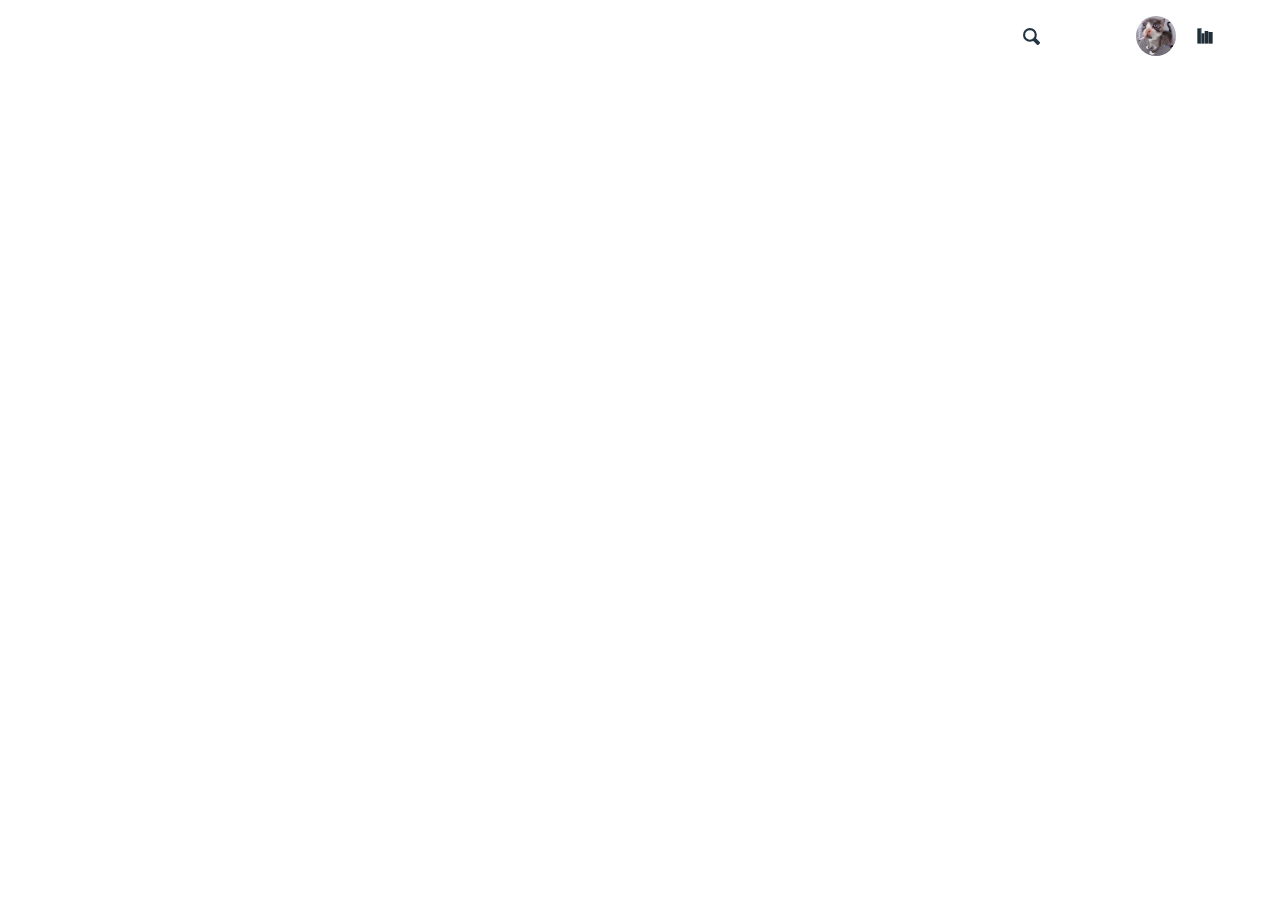
<file: index.html>
<!DOCTYPE html>
<html lang="en">

<head>
    <meta charset="UTF-8">
    <meta name="viewport" content="width=device-width, initial-scale=1.0">
    <title>Document</title>
    <link href="https://cdn.jsdelivr.net/npm/bootstrap@5.2.3/dist/css/bootstrap.min.css" rel="stylesheet"
        integrity="sha384-rbsA2VBKQhggwzxH7pPCaAqO46MgnOM80zW1RWuH61DGLwZJEdK2Kadq2F9CUG65" crossorigin="anonymous">
    <link href="styleComponentes.css" rel="stylesheet">
    <link href="style.css" rel="stylesheet">
</head>

<body class="conteudo">
    <!-- side nav -->
    <div class="sideNavTransition sideNav contFluid sideNavHide flex sideNavShow" id="sideNav"
        style="opacity: 1; width: 0;">
        <div class="sideNavClose">
            <span onclick="closeNav()">close</span>
        </div>
        <div class="contSection">

        </div>
    </div>
    <div class="contFluid mainContent" id="main">
        <!-- cabeçalho -->
        <div class="contFluid mainNav" id="mainNav">
            <div class="mainNavBackground" id="mainNavBg">
                <div class="contSection alignCenter">
                    <div class="size2 flex">
                        <div class="sideNavBtn">
                            <span onclick="openNav()">open</span>
                        </div>
                        <div class="logo">
                            logo
                        </div>
                    </div>
                    <div class="size8 flex justifyContEnd">
                        <div class="searchBarOut flex justifyContEnd">
                            <input class="searchBarIn" type="text">
                            <img class="searchSvg " src="media/svg/search.svg" />
                        </div>
                    </div>
                    <div class="size2" style="display: flex;">
                        <div class="acessoUser">
                            <span onlclick="openUserNav()">
                                <img class="acessoUserFoto" src="media/fotos/fotoPerfil.jpg">
                            </span>
                        </div>
                        <img class="svgBiblioteca" src="media/svg/biblioteca.svg">
                    </div>
                    <div class="size12 mainNavBorder">
                    </div>
                </div>
            </div>
        </div>
        <div class="contFluid">
            <!-- conteúdo -->
            <div class="contSection contMain">
                <div class="size2 pZero">
                    filtros
                </div>
                <div class="size7 pZero">
                    Some text to enable scrolling.. Lorem ipsum dolor sit amet, illum definitiones no quo, maluisset
                    concludaturque et eum, altera fabulas ut quo. Atqui causae gloriatur ius te, id agam omnis evertitur
                    eum.
                    Affert laboramus repudiandae nec et. Inciderint efficiantur his ad. Eum no molestiae voluptatibus.
                    Some text to enable scrolling.. Lorem ipsum dolor sit amet, illum definitiones no quo, maluisset
                    concludaturque et eum, altera fabulas ut quo. Atqui causae gloriatur ius te, id agam omnis evertitur
                    eum.
                    Affert laboramus repudiandae nec et. Inciderint efficiantur his ad. Eum no molestiae voluptatibus.
                    Some text to enable scrolling.. Lorem ipsum dolor sit amet, illum definitiones no quo, maluisset
                    concludaturque et eum, altera fabulas ut quo. Atqui causae gloriatur ius te, id agam omnis evertitur
                    eum.
                    Affert laboramus repudiandae nec et. Inciderint efficiantur his ad. Eum no molestiae voluptatibus.
                    Some text to enable scrolling.. Lorem ipsum dolor sit amet, illum definitiones no quo, maluisset
                    concludaturque et eum, altera fabulas ut quo. Atqui causae gloriatur ius te, id agam omnis evertitur
                    eum.
                    Affert laboramus repudiandae nec et. Inciderint efficiantur his ad. Eum no molestiae voluptatibus.
                    Some text to enable scrolling.. Lorem ipsum dolor sit amet, illum definitiones no quo, maluisset
                    concludaturque et eum, altera fabulas ut quo. Atqui causae gloriatur ius te, id agam omnis evertitur
                    eum.
                    Affert laboramus repudiandae nec et. Inciderint efficiantur his ad. Eum no molestiae voluptatibus.
                    Some text to enable scrolling.. Lorem ipsum dolor sit amet, illum definitiones no quo, maluisset
                    concludaturque et eum, altera fabulas ut quo. Atqui causae gloriatur ius te, id agam omnis evertitur
                    eum.
                    Affert laboramus repudiandae nec et. Inciderint efficiantur his ad. Eum no molestiae voluptatibus.
                    Some text to enable scrolling.. Lorem ipsum dolor sit amet, illum definitiones no quo, maluisset
                    concludaturque et eum, altera fabulas ut quo. Atqui causae gloriatur ius te, id agam omnis evertitur
                    eum.
                    Affert laboramus repudiandae nec et. Inciderint efficiantur his ad. Eum no molestiae voluptatibus.
                    Some text to enable scrolling.. Lorem ipsum dolor sit amet, illum definitiones no quo, maluisset
                    concludaturque et eum, altera fabulas ut quo. Atqui causae gloriatur ius te, id agam omnis evertitur
                    eum.
                    Affert laboramus repudiandae nec et. Inciderint efficiantur his ad. Eum no molestiae voluptatibus.
                    Some text to enable scrolling.. Lorem ipsum dolor sit amet, illum definitiones no quo, maluisset
                    concludaturque et eum, altera fabulas ut quo. Atqui causae gloriatur ius te, id agam omnis evertitur
                    eum.
                    Affert laboramus repudiandae nec et. Inciderint efficiantur his ad. Eum no molestiae voluptatibus.
                    Some text to enable scrolling.. Lorem ipsum dolor sit amet, illum definitiones no quo, maluisset
                    concludaturque et eum, altera fabulas ut quo. Atqui causae gloriatur ius te, id agam omnis evertitur
                    eum.
                    Affert laboramus repudiandae nec et. Inciderint efficiantur his ad. Eum no molestiae voluptatibus.
                    Some text to enable scrolling.. Lorem ipsum dolor sit amet, illum definitiones no quo, maluisset
                    concludaturque et eum, altera fabulas ut quo. Atqui causae gloriatur ius te, id agam omnis evertitur
                    eum.
                    Affert laboramus repudiandae nec et. Inciderint efficiantur his ad. Eum no molestiae voluptatibus.
                    Some text to enable scrolling.. Lorem ipsum dolor sit amet, illum definitiones no quo, maluisset
                    concludaturque et eum, altera fabulas ut quo. Atqui causae gloriatur ius te, id agam omnis evertitur
                    eum.
                    Affert laboramus repudiandae nec et. Inciderint efficiantur his ad. Eum no molestiae voluptatibus.
                    Some text to enable scrolling.. Lorem ipsum dolor sit amet, illum definitiones no quo, maluisset
                    concludaturque et eum, altera fabulas ut quo. Atqui causae gloriatur ius te, id agam omnis evertitur
                    eum.
                    Affert laboramus repudiandae nec et. Inciderint efficiantur his ad. Eum no molestiae voluptatibus.
                    Some text to enable scrolling.. Lorem ipsum dolor sit amet, illum definitiones no quo, maluisset
                    concludaturque et eum, altera fabulas ut quo. Atqui causae gloriatur ius te, id agam omnis evertitur
                    eum.
                    Affert laboramus repudiandae nec et. Inciderint efficiantur his ad. Eum no molestiae voluptatibus.
                    Some text to enable scrolling.. Lorem ipsum dolor sit amet, illum definitiones no quo, maluisset
                    concludaturque et eum, altera fabulas ut quo. Atqui causae gloriatur ius te, id agam omnis evertitur
                    eum.
                    Affert laboramus repudiandae nec et. Inciderint efficiantur his ad. Eum no molestiae voluptatibus.
                </div>
                <div class="size3 pZero">
                    outros
                </div>
            </div>
            <!-- rodapé -->
            <div class="contSection">
                rodapé
            </div>
        </div>
    </div>
    <script src="header.js"></script>
</body>

</html>
</file>
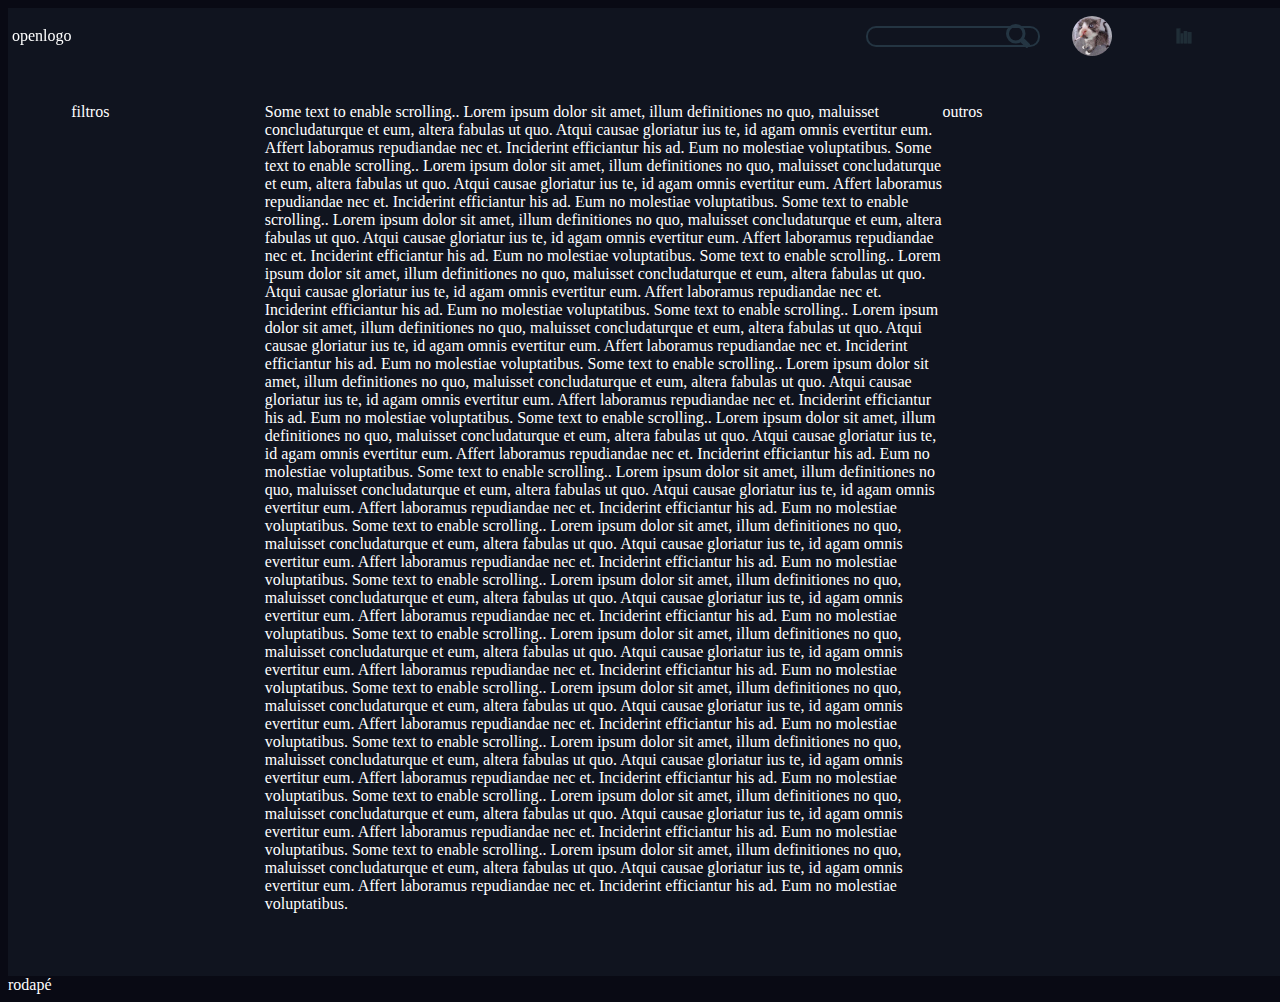
<file: Web/index.html>
<!DOCTYPE html>
<html lang="en">

<head>
    <meta charset="UTF-8">
    <meta name="viewport" content="width=device-width, initial-scale=1.0">
    <title>Document</title>
    <link href="https://cdn.jsdelivr.net/npm/bootstrap@5.2.3/dist/css/bootstrap.min.css" rel="stylesheet"
        integrity="sha384-rbsA2VBKQhggwzxH7pPCaAqO46MgnOM80zW1RWuH61DGLwZJEdK2Kadq2F9CUG65" crossorigin="anonymous">
    <link href="styleComponentes.css" rel="stylesheet">
    <link href="styleRecursos.css" rel="stylesheet">
    <link href="style.css" rel="stylesheet">
</head>

<body class="conteudo">
    <!-- side nav -->
    <div class="sideNavTransition sideNav contFluid sideNavHide flex sideNavShow" id="sideNav"
        style="opacity: 1; width: 0;">
        <div class="sideNavClose">
            <span onclick="closeNav()">close</span>
        </div>
        <div class="contSection">

        </div>
    </div>
    <div class="contFluid mainContent" id="main">
        <!-- cabeçalho -->
        <div class="contFluid mainNav" id="mainNav">
            <div class="mainNavBackground" id="mainNavBg">
                <div class="contSection alignCenter">
                    <div class="size2 flex">
                        <div class="sideNavBtn">
                            <span onclick="openNav()">open</span>
                        </div>
                        <div class="logo">
                            logo
                        </div>
                    </div>



                    <!--<div class="size8 flex justifyContEnd">
                        <div class="searchBarOut flex justifyContEnd">
                            <input class="searchBarIn" type="text">
                            <img class="searchSvg " src="media/svg/search.svg" />
                        </div>
                    </div>!-->


                    <div class="size8 flex justifyContEnd">
                        <div class="searchBarOut">
                            <input type="text" class="searchBarIn">
                            <a href="#" class="flex" style="position: absolute;">
                                <img src="media/svg/search.svg" class="svgSearch" alt="lupa de pesquisa">
                            </a>
                        </div>
                    </div>
                    <div class="size2 flex" style="display: flex;">
                        <div class="acessoUser">
                            <span onlclick="openUserNav()">
                                <img class="acessoUserFoto" src="media/fotos/fotoPerfil.jpg">
                            </span>
                        </div>
                        <img class="svgBiblioteca" src="media/svg/biblioteca.svg">
                    </div>
                    <div class="size12 mainNavBorder">
                    </div>
                </div>
            </div>
        </div>
        <div class="contFluid">
            <!-- conteúdo -->
            <div class="contSection contMain">
                <div class="size2 pZero">
                    filtros
                </div>
                <div class="size7 pZero">
                    Some text to enable scrolling.. Lorem ipsum dolor sit amet, illum definitiones no quo, maluisset
                    concludaturque et eum, altera fabulas ut quo. Atqui causae gloriatur ius te, id agam omnis evertitur
                    eum.
                    Affert laboramus repudiandae nec et. Inciderint efficiantur his ad. Eum no molestiae voluptatibus.
                    Some text to enable scrolling.. Lorem ipsum dolor sit amet, illum definitiones no quo, maluisset
                    concludaturque et eum, altera fabulas ut quo. Atqui causae gloriatur ius te, id agam omnis evertitur
                    eum.
                    Affert laboramus repudiandae nec et. Inciderint efficiantur his ad. Eum no molestiae voluptatibus.
                    Some text to enable scrolling.. Lorem ipsum dolor sit amet, illum definitiones no quo, maluisset
                    concludaturque et eum, altera fabulas ut quo. Atqui causae gloriatur ius te, id agam omnis evertitur
                    eum.
                    Affert laboramus repudiandae nec et. Inciderint efficiantur his ad. Eum no molestiae voluptatibus.
                    Some text to enable scrolling.. Lorem ipsum dolor sit amet, illum definitiones no quo, maluisset
                    concludaturque et eum, altera fabulas ut quo. Atqui causae gloriatur ius te, id agam omnis evertitur
                    eum.
                    Affert laboramus repudiandae nec et. Inciderint efficiantur his ad. Eum no molestiae voluptatibus.
                    Some text to enable scrolling.. Lorem ipsum dolor sit amet, illum definitiones no quo, maluisset
                    concludaturque et eum, altera fabulas ut quo. Atqui causae gloriatur ius te, id agam omnis evertitur
                    eum.
                    Affert laboramus repudiandae nec et. Inciderint efficiantur his ad. Eum no molestiae voluptatibus.
                    Some text to enable scrolling.. Lorem ipsum dolor sit amet, illum definitiones no quo, maluisset
                    concludaturque et eum, altera fabulas ut quo. Atqui causae gloriatur ius te, id agam omnis evertitur
                    eum.
                    Affert laboramus repudiandae nec et. Inciderint efficiantur his ad. Eum no molestiae voluptatibus.
                    Some text to enable scrolling.. Lorem ipsum dolor sit amet, illum definitiones no quo, maluisset
                    concludaturque et eum, altera fabulas ut quo. Atqui causae gloriatur ius te, id agam omnis evertitur
                    eum.
                    Affert laboramus repudiandae nec et. Inciderint efficiantur his ad. Eum no molestiae voluptatibus.
                    Some text to enable scrolling.. Lorem ipsum dolor sit amet, illum definitiones no quo, maluisset
                    concludaturque et eum, altera fabulas ut quo. Atqui causae gloriatur ius te, id agam omnis evertitur
                    eum.
                    Affert laboramus repudiandae nec et. Inciderint efficiantur his ad. Eum no molestiae voluptatibus.
                    Some text to enable scrolling.. Lorem ipsum dolor sit amet, illum definitiones no quo, maluisset
                    concludaturque et eum, altera fabulas ut quo. Atqui causae gloriatur ius te, id agam omnis evertitur
                    eum.
                    Affert laboramus repudiandae nec et. Inciderint efficiantur his ad. Eum no molestiae voluptatibus.
                    Some text to enable scrolling.. Lorem ipsum dolor sit amet, illum definitiones no quo, maluisset
                    concludaturque et eum, altera fabulas ut quo. Atqui causae gloriatur ius te, id agam omnis evertitur
                    eum.
                    Affert laboramus repudiandae nec et. Inciderint efficiantur his ad. Eum no molestiae voluptatibus.
                    Some text to enable scrolling.. Lorem ipsum dolor sit amet, illum definitiones no quo, maluisset
                    concludaturque et eum, altera fabulas ut quo. Atqui causae gloriatur ius te, id agam omnis evertitur
                    eum.
                    Affert laboramus repudiandae nec et. Inciderint efficiantur his ad. Eum no molestiae voluptatibus.
                    Some text to enable scrolling.. Lorem ipsum dolor sit amet, illum definitiones no quo, maluisset
                    concludaturque et eum, altera fabulas ut quo. Atqui causae gloriatur ius te, id agam omnis evertitur
                    eum.
                    Affert laboramus repudiandae nec et. Inciderint efficiantur his ad. Eum no molestiae voluptatibus.
                    Some text to enable scrolling.. Lorem ipsum dolor sit amet, illum definitiones no quo, maluisset
                    concludaturque et eum, altera fabulas ut quo. Atqui causae gloriatur ius te, id agam omnis evertitur
                    eum.
                    Affert laboramus repudiandae nec et. Inciderint efficiantur his ad. Eum no molestiae voluptatibus.
                    Some text to enable scrolling.. Lorem ipsum dolor sit amet, illum definitiones no quo, maluisset
                    concludaturque et eum, altera fabulas ut quo. Atqui causae gloriatur ius te, id agam omnis evertitur
                    eum.
                    Affert laboramus repudiandae nec et. Inciderint efficiantur his ad. Eum no molestiae voluptatibus.
                    Some text to enable scrolling.. Lorem ipsum dolor sit amet, illum definitiones no quo, maluisset
                    concludaturque et eum, altera fabulas ut quo. Atqui causae gloriatur ius te, id agam omnis evertitur
                    eum.
                    Affert laboramus repudiandae nec et. Inciderint efficiantur his ad. Eum no molestiae voluptatibus.
                </div>
                <div class="size3 pZero">
                    outros
                </div>
            </div>
            <!-- rodapé -->
            <div class="contSection">
                rodapé
            </div>
        </div>
    </div>
    <script src="header.js"></script>
</body>

</html>
</file>
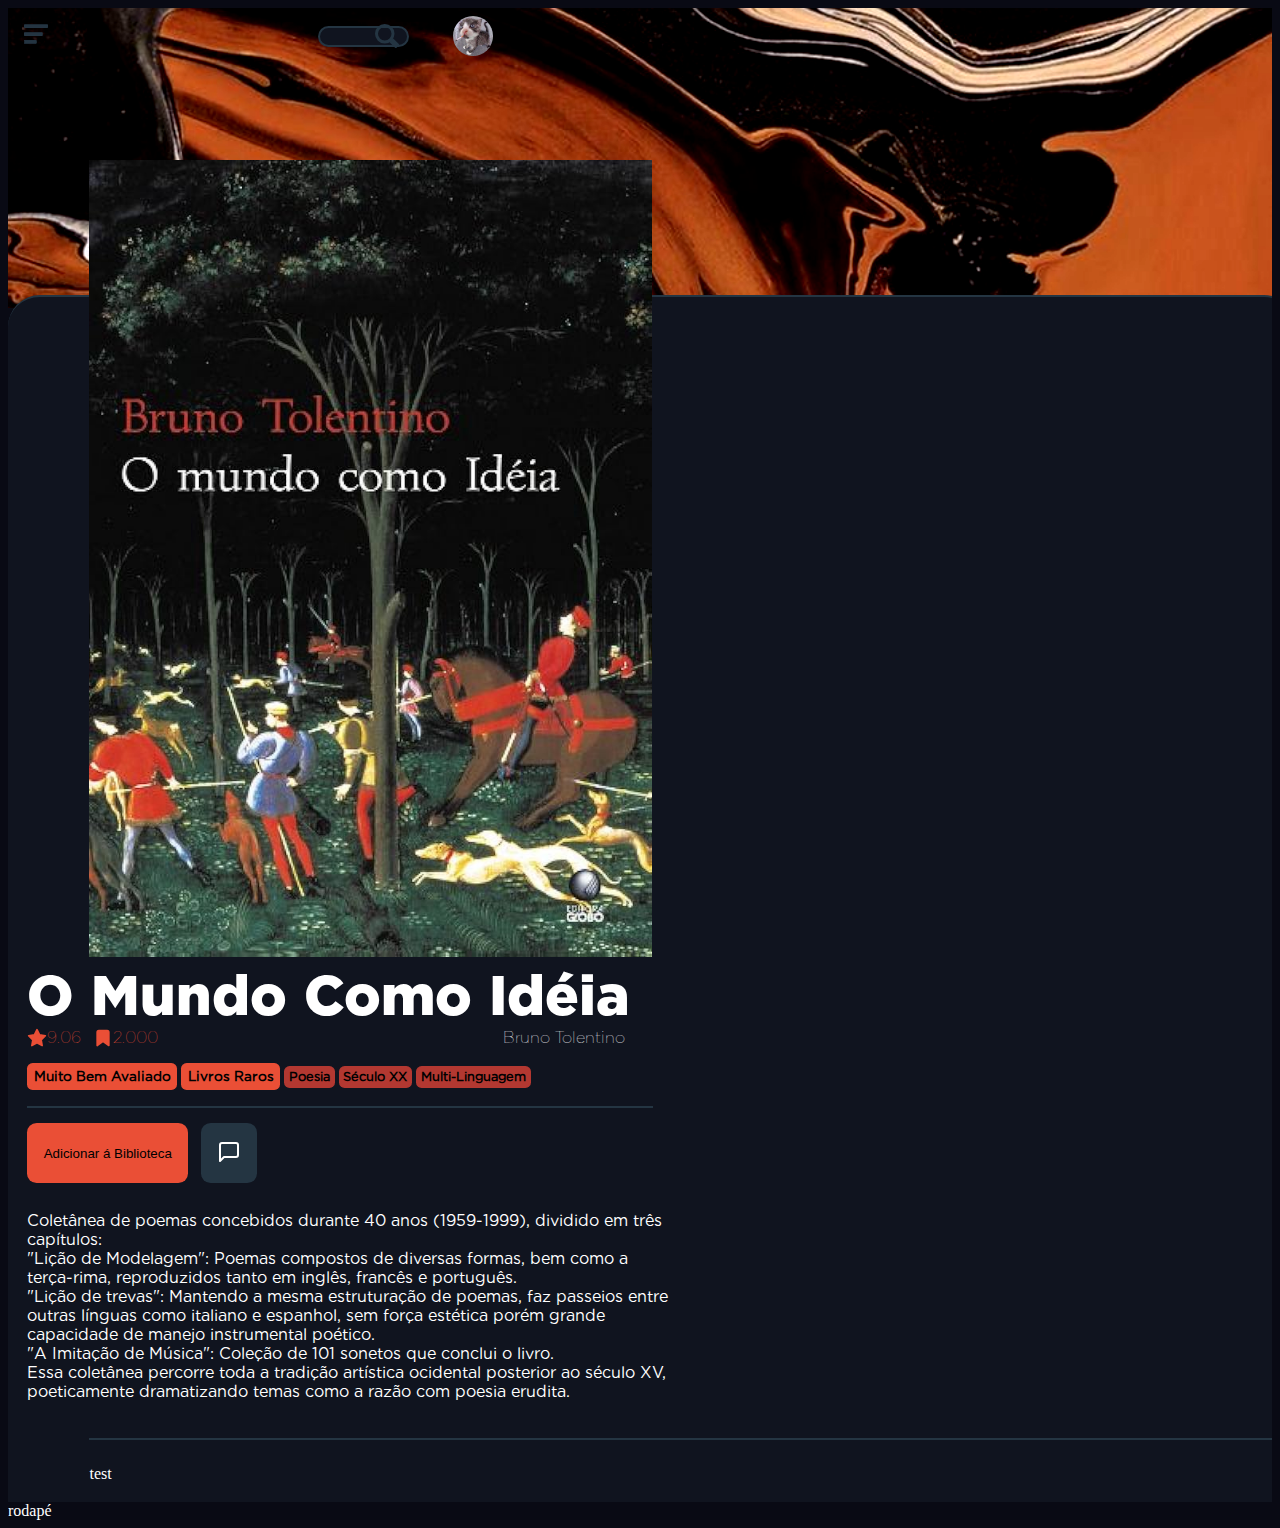
<file: pag2.html>
<!DOCTYPE html>
<html lang="en">

<head>
    <meta charset="UTF-8">
    <meta name="viewport" content="width=device-width, initial-scale=1.0">
    <title>Document</title>
    <link href="https://cdn.jsdelivr.net/npm/bootstrap@5.2.3/dist/css/bootstrap.min.css" rel="stylesheet"
        integrity="sha384-rbsA2VBKQhggwzxH7pPCaAqO46MgnOM80zW1RWuH61DGLwZJEdK2Kadq2F9CUG65" crossorigin="anonymous">
    <link href="styleRecursos.css" rel="stylesheet">
    <link href="styleComponentes.css" rel="stylesheet">
    <link href="style.css" rel="stylesheet">
</head>

<body class="conteudo">
    <!-- side nav -->
    <div class="sideNavTransition sideNav contFluid sideNavHide flex sideNavShow" id="sideNav"
        style="opacity: 1; width: 0;">
        <div class="sideNavClose">
            <span onclick="closeNav()">
                <svg data-v-4c681a64="" data-v-a31e942f="" xmlns="http://www.w3.org/2000/svg" width="24" height="24"
                    fill="none" viewBox="0 0 24 24" class="svgSideNavClose">
                    <path stroke="currentColor" stroke-linecap="round" stroke-linejoin="round" stroke-width="2"
                        d="M18 6 6 18M6 6l12 12"></path>
                </svg>
            </span>
        </div>
        <div class="contSection">

        </div>
    </div>
    <div class="contFluid mainContent overflowHide" id="main">

        <!-- cabeçalho -->
        <div class="contFluid mainNav" id="mainNav">
            <div class="mainNavBackground" id="mainNavBg">
                <div class="contSection alignCenter">
                    <div class="size2 flex">
                        <div class="sideNavBtn">
                            <span onclick="openNav()">
                                <img class="svgMenu" src="media/svg/menu.svg" />
                            </span>
                        </div>
                        <div class="logo">
                        </div>
                    </div>
                    <div class="col-9 flex justifyContEnd">
                        <div class="searchBarOut flex justifyContEnd">
                            <input class="searchBarIn" type="text">
                            <img class="svgSearch " src="media/svg/search.svg" />
                        </div>
                    </div>
                    <div class="size1">
                        <div class="acessoUser">
                            <span onlclick="openUserNav()">
                                <img class="acessoUserFoto" src="media/fotos/fotoPerfil.jpg">
                            </span>
                        </div>
                    </div>
                </div>
            </div>
        </div>
        <div class="contBackground overflowHide">
        </div>
        <!-- conteúdo -->
        <div class="contFluid">
            <div class="contSection">
            </div>
            <div class="contMain contSection">
                <div class="size6 pZero">
                    <img class="livroCapa" src="media/capas/capa.jpg">
                </div>
                <div class="size6 livroInfoMain">
                    <div class="contSection livroTituloSection">
                        <div class="size12 livroTitulo">
                            O Mundo Como Idéia
                        </div>
                        <div class="livroUserInfo">
                            <div class="livroAvaliacaoSection">
                                <svg data-v-4c681a64="" xmlns="http://www.w3.org/2000/svg" stroke="currentColor"
                                    stroke-linecap="round" stroke-linejoin="round" stroke-width="2" class="svgAvaliacao"
                                    viewBox="0 0 24 24">
                                    <path
                                        d="m12 2 3.09 6.26L22 9.27l-5 4.87 1.18 6.88L12 17.77l-6.18 3.25L7 14.14 2 9.27l6.91-1.01z">
                                    </path>
                                </svg>
                                9.06
                            </div>
                            <div class="livroAvaliacaoSection">
                                <svg data-v-4c681a64="" xmlns="http://www.w3.org/2000/svg" viewBox="0 0 24 24"
                                    class="svgAvaliacao">
                                    <path stroke="currentColor" stroke-linecap="round" stroke-linejoin="round"
                                        stroke-width="2" d="m19 21-7-5-7 5V5a2 2 0 0 1 2-2h10a2 2 0 0 1 2 2z"></path>
                                </svg>
                                2.000
                            </div>
                        </div>
                        <div class="livroAutor">
                            Bruno Tolentino
                        </div>
                    </div>
                    <div class="contSection borderBottom">
                        <div class="size12 livroRowCategorias">
                            <div class="badgeCategoriaExtra">Muito Bem Avaliado</div>
                            <div class="badgeCategoriaExtra">Livros Raros</div>
                            <div class="badgeCategoria">Poesia</div>
                            <div class="badgeCategoria">Século XX</div>
                            <div class="badgeCategoria">Multi-Linguagem</div>
                        </div>
                    </div>
                    <div class="contSection livroBtnRow">
                        <button class="livroBtn">
                            Adicionar á Biblioteca
                        </button>
                        <button class="livroBtn2">
                            <svg data-v-4c681a64="" data-v-a7c5fe37="" xmlns="http://www.w3.org/2000/svg" width="24"
                                height="24" fill="none" viewBox="0 0 24 24" class="svgLivroBtn">
                                <path stroke="currentColor" stroke-linecap="round" stroke-linejoin="round"
                                    stroke-width="2" d="M21 15a2 2 0 0 1-2 2H7l-4 4V5a2 2 0 0 1 2-2h14a2 2 0 0 1 2 2z">
                                </path>
                            </svg>
                        </button>
                    </div>
                    <div class="contSection livroDesc">
                        Coletânea de poemas concebidos durante 40 anos (1959-1999), dividido em três capítulos: <br>
                        "Lição de Modelagem": Poemas compostos de diversas formas, bem como a terça-rima, reproduzidos
                        tanto em inglês, francês e português. <br>
                        "Lição de trevas": Mantendo a mesma estruturação de poemas, faz passeios entre outras línguas
                        como italiano e espanhol, sem força estética porém grande capacidade de manejo instrumental
                        poético. <br>
                        "A Imitação de Música": Coleção de 101 sonetos que conclui o livro. <br>
                        Essa coletânea percorre toda a tradição artística ocidental posterior ao século XV, poeticamente
                        dramatizando temas como a razão com poesia erudita.
                    </div>
                </div>
                <div class="size12 livroContent">
                    test
                </div>
            </div>

            <!-- rodapé -->
            <div class="contSection">
                rodapé
            </div>
        </div>
    </div>
    <script src="header.js"></script>
</body>

</html>
</file>
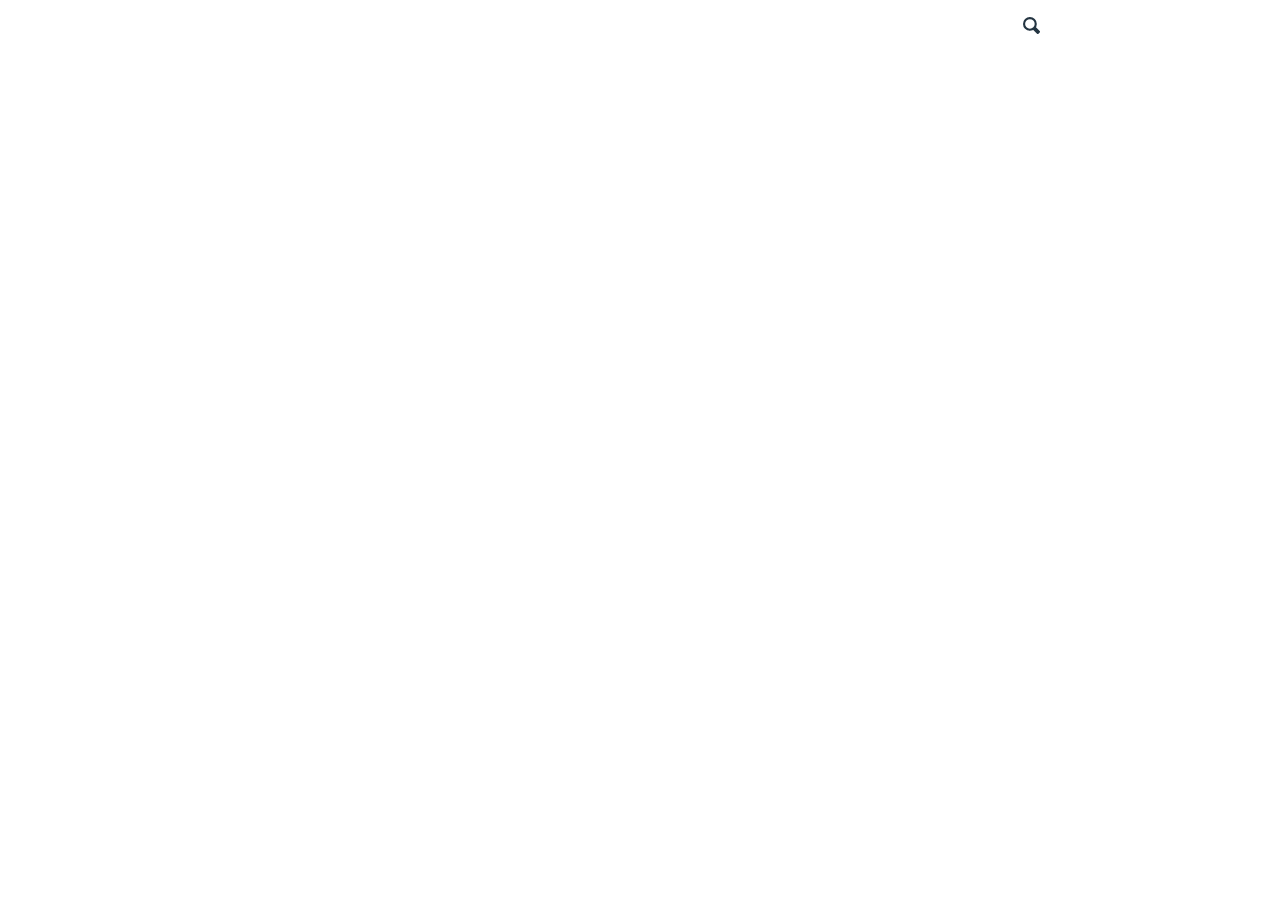
<file: search.html>
<!DOCTYPE html>
<html lang="en">

<head>
    <meta charset="UTF-8">
    <meta name="viewport" content="width=device-width, initial-scale=1.0">
    <title>Document</title>
    <link href="https://cdn.jsdelivr.net/npm/bootstrap@5.2.3/dist/css/bootstrap.min.css" rel="stylesheet"
        integrity="sha384-rbsA2VBKQhggwzxH7pPCaAqO46MgnOM80zW1RWuH61DGLwZJEdK2Kadq2F9CUG65" crossorigin="anonymous">
    <link href="styleComponentes.css" rel="stylesheet">
    <link href="style.css" rel="stylesheet">
</head>

<body class="conteudo">
    <!-- side nav -->
    <div class="sideNavTransition sideNav contFluid sideNavHide flex sideNavShow" id="sideNav"
        style="opacity: 1; width: 0;">
        <div class="sideNavClose">
            <span onclick="closeNav()">close</span>
        </div>
        <div class="contSection">

        </div>
    </div>
    <div class="contFluid mainContent" id="main">
        <!-- cabeçalho -->
        <div class="contFluid mainNav" id="mainNav">
            <div class="mainNavBackground" id="mainNavBg">
                <div class="contSection alignCenter">
                    <div class="size2 flex">
                        <div class="sideNavBtn">
                            <span onclick="openNav()">open</span>
                        </div>
                        <div class="logo">
                            logo
                        </div>
                    </div>
                    <div class="size8 flex justifyContEnd">
                        <div class="searchBarOut flex justifyContEnd">
                            <input class="searchBarIn" type="text">
                            <img class="searchSvg " src="media/svg/search.svg" />
                        </div>
                    </div>
                    <div class="size2">
                        acesso
                    </div>
                    <div class="size12 mainNavBorder">
                    </div>
                </div>
            </div>
        </div>
        <div class="contFluid">
            <!-- conteúdo -->
            <div class="contSection contMain">
                <div class="size2 pZero">
                    filtros
                </div>
                <div class="size7 pZero">
                    Some text to enable scrolling.. Lorem ipsum dolor sit amet, illum definitiones no quo, maluisset
                    concludaturque et eum, altera fabulas ut quo. Atqui causae gloriatur ius te, id agam omnis evertitur
                    eum.
                    Affert laboramus repudiandae nec et. Inciderint efficiantur his ad. Eum no molestiae voluptatibus.
                    Some text to enable scrolling.. Lorem ipsum dolor sit amet, illum definitiones no quo, maluisset
                    concludaturque et eum, altera fabulas ut quo. Atqui causae gloriatur ius te, id agam omnis evertitur
                    eum.
                    Affert laboramus repudiandae nec et. Inciderint efficiantur his ad. Eum no molestiae voluptatibus.
                    Some text to enable scrolling.. Lorem ipsum dolor sit amet, illum definitiones no quo, maluisset
                    concludaturque et eum, altera fabulas ut quo. Atqui causae gloriatur ius te, id agam omnis evertitur
                    eum.
                    Affert laboramus repudiandae nec et. Inciderint efficiantur his ad. Eum no molestiae voluptatibus.
                    Some text to enable scrolling.. Lorem ipsum dolor sit amet, illum definitiones no quo, maluisset
                    concludaturque et eum, altera fabulas ut quo. Atqui causae gloriatur ius te, id agam omnis evertitur
                    eum.
                    Affert laboramus repudiandae nec et. Inciderint efficiantur his ad. Eum no molestiae voluptatibus.
                    Some text to enable scrolling.. Lorem ipsum dolor sit amet, illum definitiones no quo, maluisset
                    concludaturque et eum, altera fabulas ut quo. Atqui causae gloriatur ius te, id agam omnis evertitur
                    eum.
                    Affert laboramus repudiandae nec et. Inciderint efficiantur his ad. Eum no molestiae voluptatibus.
                    Some text to enable scrolling.. Lorem ipsum dolor sit amet, illum definitiones no quo, maluisset
                    concludaturque et eum, altera fabulas ut quo. Atqui causae gloriatur ius te, id agam omnis evertitur
                    eum.
                    Affert laboramus repudiandae nec et. Inciderint efficiantur his ad. Eum no molestiae voluptatibus.
                    Some text to enable scrolling.. Lorem ipsum dolor sit amet, illum definitiones no quo, maluisset
                    concludaturque et eum, altera fabulas ut quo. Atqui causae gloriatur ius te, id agam omnis evertitur
                    eum.
                    Affert laboramus repudiandae nec et. Inciderint efficiantur his ad. Eum no molestiae voluptatibus.
                    Some text to enable scrolling.. Lorem ipsum dolor sit amet, illum definitiones no quo, maluisset
                    concludaturque et eum, altera fabulas ut quo. Atqui causae gloriatur ius te, id agam omnis evertitur
                    eum.
                    Affert laboramus repudiandae nec et. Inciderint efficiantur his ad. Eum no molestiae voluptatibus.
                    Some text to enable scrolling.. Lorem ipsum dolor sit amet, illum definitiones no quo, maluisset
                    concludaturque et eum, altera fabulas ut quo. Atqui causae gloriatur ius te, id agam omnis evertitur
                    eum.
                    Affert laboramus repudiandae nec et. Inciderint efficiantur his ad. Eum no molestiae voluptatibus.
                    Some text to enable scrolling.. Lorem ipsum dolor sit amet, illum definitiones no quo, maluisset
                    concludaturque et eum, altera fabulas ut quo. Atqui causae gloriatur ius te, id agam omnis evertitur
                    eum.
                    Affert laboramus repudiandae nec et. Inciderint efficiantur his ad. Eum no molestiae voluptatibus.
                    Some text to enable scrolling.. Lorem ipsum dolor sit amet, illum definitiones no quo, maluisset
                    concludaturque et eum, altera fabulas ut quo. Atqui causae gloriatur ius te, id agam omnis evertitur
                    eum.
                    Affert laboramus repudiandae nec et. Inciderint efficiantur his ad. Eum no molestiae voluptatibus.
                    Some text to enable scrolling.. Lorem ipsum dolor sit amet, illum definitiones no quo, maluisset
                    concludaturque et eum, altera fabulas ut quo. Atqui causae gloriatur ius te, id agam omnis evertitur
                    eum.
                    Affert laboramus repudiandae nec et. Inciderint efficiantur his ad. Eum no molestiae voluptatibus.
                    Some text to enable scrolling.. Lorem ipsum dolor sit amet, illum definitiones no quo, maluisset
                    concludaturque et eum, altera fabulas ut quo. Atqui causae gloriatur ius te, id agam omnis evertitur
                    eum.
                    Affert laboramus repudiandae nec et. Inciderint efficiantur his ad. Eum no molestiae voluptatibus.
                    Some text to enable scrolling.. Lorem ipsum dolor sit amet, illum definitiones no quo, maluisset
                    concludaturque et eum, altera fabulas ut quo. Atqui causae gloriatur ius te, id agam omnis evertitur
                    eum.
                    Affert laboramus repudiandae nec et. Inciderint efficiantur his ad. Eum no molestiae voluptatibus.
                    Some text to enable scrolling.. Lorem ipsum dolor sit amet, illum definitiones no quo, maluisset
                    concludaturque et eum, altera fabulas ut quo. Atqui causae gloriatur ius te, id agam omnis evertitur
                    eum.
                    Affert laboramus repudiandae nec et. Inciderint efficiantur his ad. Eum no molestiae voluptatibus.
                </div>
                <div class="size3 pZero">
                    outros
                </div>
            </div>
            <!-- rodapé -->
            <div class="contSection">
                rodapé
            </div>
        </div>
    </div>
    <script src="header.js"></script>
</body>

</html>
</file>
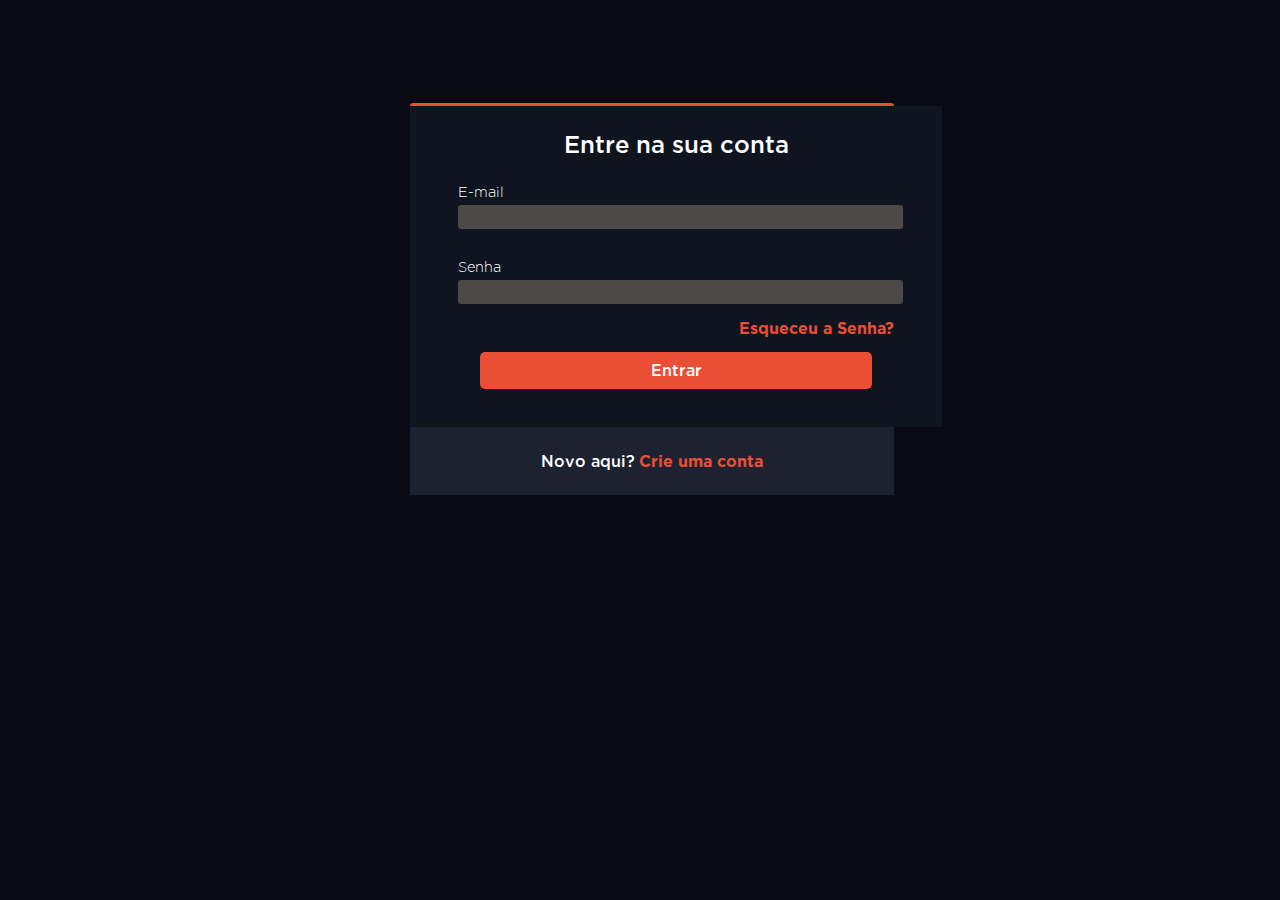
<file: Web/login.html>
<!DOCTYPE html>
<html lang="en">

<head>
    <meta charset="UTF-8">
    <meta name="viewport" content="width=device-width, initial-scale=1.0">
    <title>Document</title>
    <link href="https://cdn.jsdelivr.net/npm/bootstrap@5.2.3/dist/css/bootstrap.min.css" rel="stylesheet"
        integrity="sha384-rbsA2VBKQhggwzxH7pPCaAqO46MgnOM80zW1RWuH61DGLwZJEdK2Kadq2F9CUG65" crossorigin="anonymous">
    <link href="styleRecursos.css" rel="stylesheet">
    <link href="styleComponentes.css" rel="stylesheet">
    <link href="style.css" rel="stylesheet">
</head>

<body class="conteudo">
    <!-- side nav -->
    <div class="sideNavTransition sideNav contFluid sideNavHide flex sideNavShow" id="sideNav"
        style="opacity: 1; width: 0;">
        <div class="sideNavClose">
            <span onclick="closeNav()">
                <svg data-v-4c681a64="" data-v-a31e942f="" xmlns="http://www.w3.org/2000/svg" width="24" height="24"
                    fill="none" viewBox="0 0 24 24" class="svgSideNavClose">
                    <path stroke="currentColor" stroke-linecap="round" stroke-linejoin="round" stroke-width="2"
                        d="M18 6 6 18M6 6l12 12"></path>
                </svg>
            </span>
        </div>
        <div class="contSection">

        </div>
    </div>
    <div class="contFluid mainContent overflowHide" id="main">
        <!-- conteúdo -->
        <div class="contFluid">
            <div class="contSection contMain" style="background: none ;justify-content: center;">
                <div class="size5 loginSectionBorder">
                    <div class="size12 loginSection grid">
                        <div class="loginTitle justifySlfCent">
                            Entre na sua conta
                        </div>
                        <div class="loginInputSection flexColumn">
                            <label for="email">E-mail</label>
                            <input type="text" class="loginInputBox">
                        </div>
                        <div class="loginInputSection flexColumn">
                            <label for="senha">Senha</label>
                            <input type="text" class="loginInputBox">
                        </div>
                        <div class="loginSenhaResetSection">
                            <a href="#" class="loginLink">
                                Esqueceu a Senha?
                            </a>
                        </div>
                        <div class="loginBtnSection">
                            <a href="#">
                                <div class="loginBtn flex">
                                    Entrar
                                </div>
                            </a>
                        </div>
                    </div>
                    <div class="loginCadSection">
                        Novo aqui? <a class="loginLink" href="#">Crie uma conta</a>
                    </div>
                </div>
            </div>
        </div>
    </div>
    </div>
    <script src="header.js"></script>
</body>

</html>
</file>
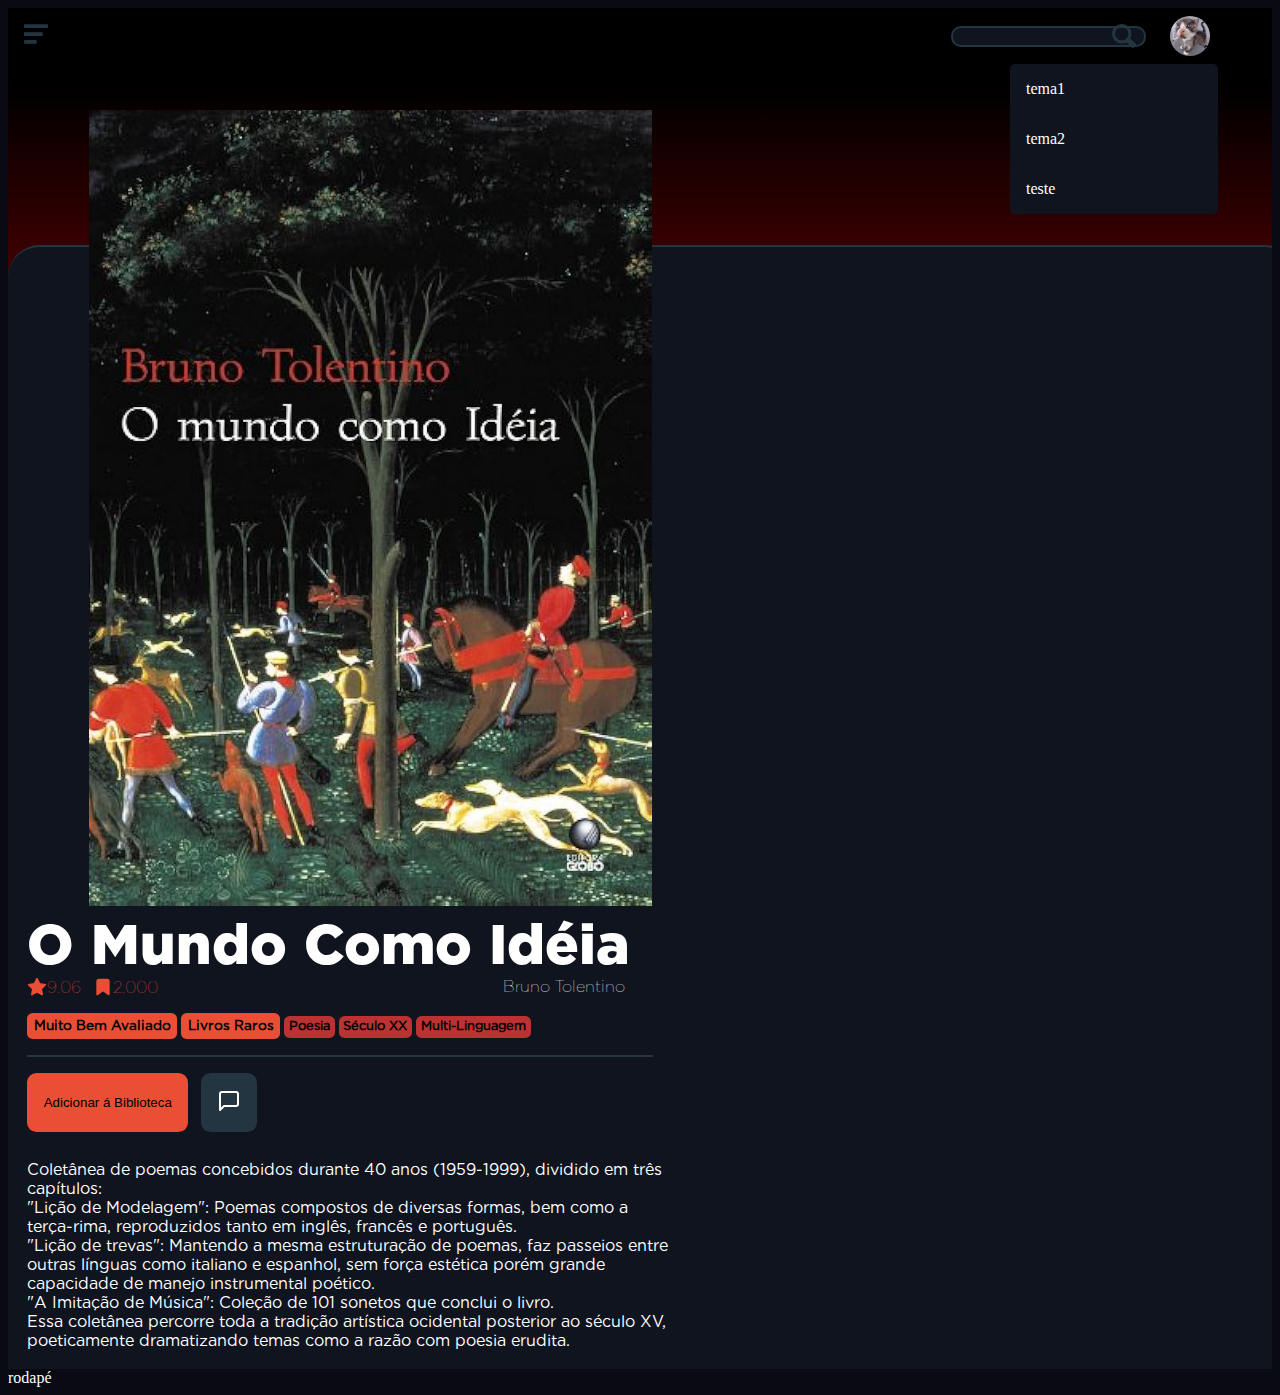
<file: Web/pag2.html>
<!DOCTYPE html>
<html lang="en">

<head>
    <meta charset="UTF-8">
    <meta name="viewport" content="width=device-width, initial-scale=1.0">
    <title>Document</title>
    <link href="https://cdn.jsdelivr.net/npm/bootstrap@5.2.3/dist/css/bootstrap.min.css" rel="stylesheet"
        integrity="sha384-rbsA2VBKQhggwzxH7pPCaAqO46MgnOM80zW1RWuH61DGLwZJEdK2Kadq2F9CUG65" crossorigin="anonymous">
    <link href="styleRecursos.css" rel="stylesheet">
    <link href="styleComponentes.css" rel="stylesheet">
    <link href="style.css" rel="stylesheet">
</head>

<body class="conteudo">
    <!-- side nav -->
    <div class="sideNavTransition sideNav contFluid sideNavHide flex sideNavShow" id="sideNav"
        style="opacity: 1; width: 0;">
        <div class="sideNavClose">
            <span onclick="closeNav()">
                <svg data-v-4c681a64="" data-v-a31e942f="" xmlns="http://www.w3.org/2000/svg" width="24" height="24"
                    fill="none" viewBox="0 0 24 24" class="svgSideNavClose">
                    <path stroke="currentColor" stroke-linecap="round" stroke-linejoin="round" stroke-width="2"
                        d="M18 6 6 18M6 6l12 12"></path>
                </svg>
            </span>
        </div>
        <div class="contSection">

        </div>
    </div>
    <div class="contFluid mainContent overflowHide" id="main">

        <!-- cabeçalho -->
        <div class="contFluid mainNav" id="mainNav">
            <div class="mainNavBackground" id="mainNavBg">
                <div class="contSection alignCenter">
                    <div class="size2 flex">
                        <div class="sideNavBtn">
                            <span onclick="openNav()">
                                <img class="svgMenu" src="media/svg/menu.svg" />
                            </span>
                        </div>
                        <div class="logo">
                        </div>
                    </div>
                    <div class="size9 flex justifyContEnd">
                        <div class="searchBarOut">
                            <input type="text" class="searchBarIn">
                            <a href="#" class="flex" style="position: absolute;">
                                <img src="media/svg/search.svg" class="svgSearch" alt="lupa de pesquisa">
                            </a>
                        </div>
                    </div>
                    <div class="size1 grid">
                        <div class="acessoUser">
                            <a onlclick="openUserNav()">
                                <img class="acessoUserFoto" src="media/fotos/fotoPerfil.jpg">
                            </a>
                        </div>
                        <div class="userMenuDiv">
                            <div class="userMenuCont">
                                <div class="userMenuItem">
                                    <span onclick="mudarTema('Azul')">
                                        tema1
                                    </span>
                                </div>
                                <div class="userMenuItem">
                                    <span onclick="mudarTema('Laranja')">
                                        tema2
                                    </span>
                                </div>
                                <div class="userMenuItem">
                                    teste
                                </div>
                            </div>
                        </div>
                    </div>
                </div>
            </div>
        </div>
        <div class="contBackground overflowHide">
        </div>
        <!-- conteúdo -->
        <div class="contFluid" style="margin-top: -5%;">
            <div class="contMainBorder contSection">
                <div class="size6 pZero">
                    <img class="livroCapa" src="media/capas/capa.jpg">
                </div>
                <div class="size6 livroInfoMain">
                    <div class="contSection livroTituloSection">
                        <div class="size12 livroTitulo">
                            O Mundo Como Idéia
                        </div>
                        <div class="livroUserInfo">
                            <div class="livroAvaliacaoSection">
                                <svg data-v-4c681a64="" xmlns="http://www.w3.org/2000/svg" stroke="currentColor"
                                    stroke-linecap="round" stroke-linejoin="round" stroke-width="2" class="svgAvaliacao"
                                    viewBox="0 0 24 24">
                                    <path
                                        d="m12 2 3.09 6.26L22 9.27l-5 4.87 1.18 6.88L12 17.77l-6.18 3.25L7 14.14 2 9.27l6.91-1.01z">
                                    </path>
                                </svg>
                                9.06
                            </div>
                            <div class="livroAvaliacaoSection">
                                <svg data-v-4c681a64="" xmlns="http://www.w3.org/2000/svg" viewBox="0 0 24 24"
                                    class="svgAvaliacao">
                                    <path stroke="currentColor" stroke-linecap="round" stroke-linejoin="round"
                                        stroke-width="2" d="m19 21-7-5-7 5V5a2 2 0 0 1 2-2h10a2 2 0 0 1 2 2z"></path>
                                </svg>
                                2.000
                            </div>
                        </div>
                        <div class="livroAutor">
                            Bruno Tolentino
                        </div>
                    </div>
                    <div class="contSection borderBottom">
                        <div class="size12 livroRowCategorias">
                            <div class="badgeCategoriaExtra">Muito Bem Avaliado</div>
                            <div class="badgeCategoriaExtra">Livros Raros</div>
                            <div class="badgeCategoria">Poesia</div>
                            <div class="badgeCategoria">Século XX</div>
                            <div class="badgeCategoria">Multi-Linguagem</div>
                        </div>
                    </div>
                    <div class="contSection livroBtnRow">
                        <button class="livroBtn">
                            Adicionar á Biblioteca
                        </button>
                        <button class="livroBtn2">
                            <svg data-v-4c681a64="" data-v-a7c5fe37="" xmlns="http://www.w3.org/2000/svg" width="24"
                                height="24" fill="none" viewBox="0 0 24 24" class="svgLivroBtn">
                                <path stroke="currentColor" stroke-linecap="round" stroke-linejoin="round"
                                    stroke-width="2" d="M21 15a2 2 0 0 1-2 2H7l-4 4V5a2 2 0 0 1 2-2h14a2 2 0 0 1 2 2z">
                                </path>
                            </svg>
                        </button>
                    </div>
                    <div class="contSection livroDesc">
                        Coletânea de poemas concebidos durante 40 anos (1959-1999), dividido em três capítulos: <br>
                        "Lição de Modelagem": Poemas compostos de diversas formas, bem como a terça-rima, reproduzidos
                        tanto em inglês, francês e português. <br>
                        "Lição de trevas": Mantendo a mesma estruturação de poemas, faz passeios entre outras línguas
                        como italiano e espanhol, sem força estética porém grande capacidade de manejo instrumental
                        poético. <br>
                        "A Imitação de Música": Coleção de 101 sonetos que conclui o livro. <br>
                        Essa coletânea percorre toda a tradição artística ocidental posterior ao século XV, poeticamente
                        dramatizando temas como a razão com poesia erudita.
                    </div>
                </div>
                <div class="size12 livroContent">
                    
                </div>
            </div>

            <!-- rodapé -->
            <div class="contSection">
                rodapé
            </div>
        </div>
    </div>
    <script src="interface.js"></script>
    <script src="style.js"></script>
</body>

</html>
</file>
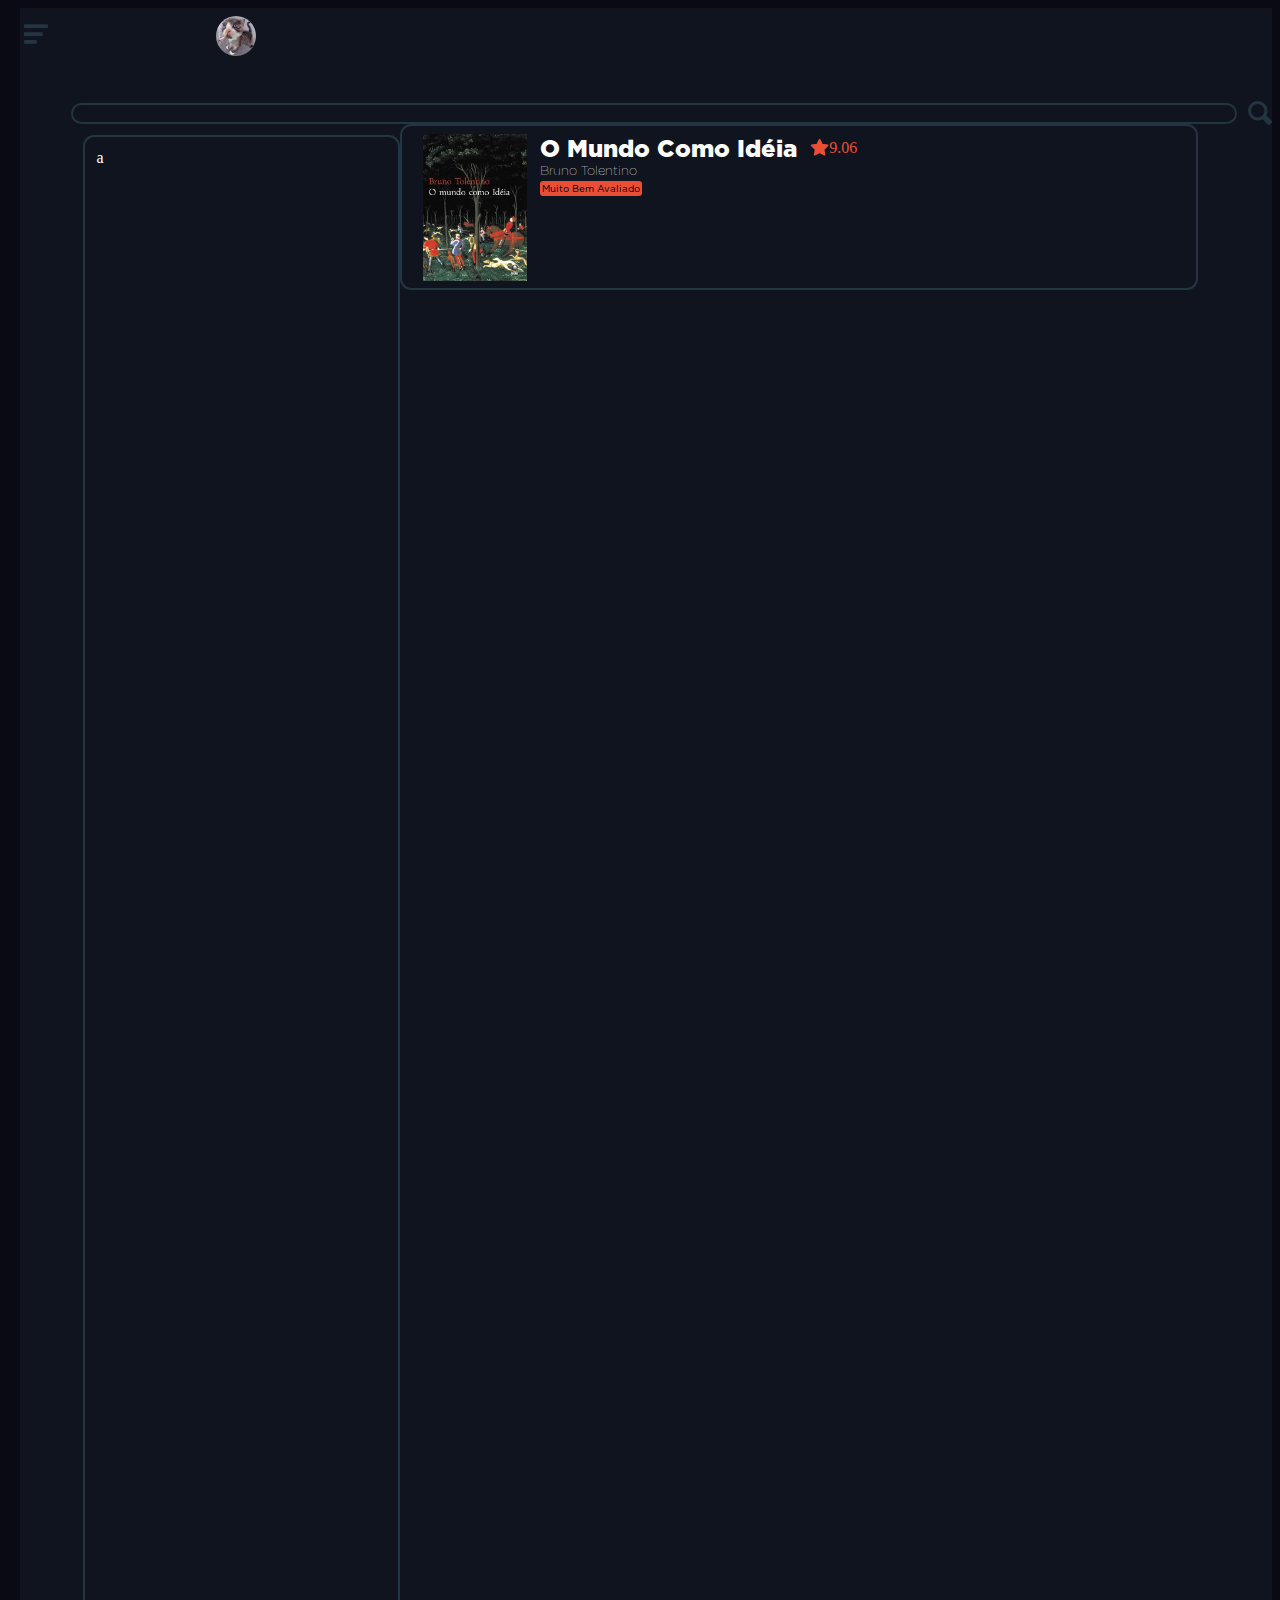
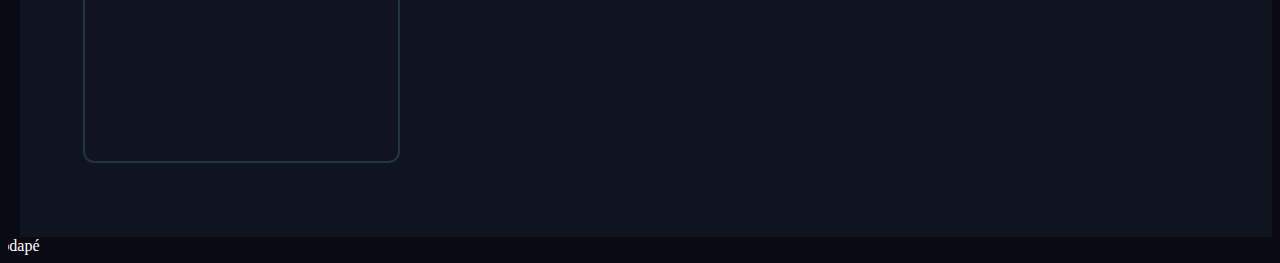
<file: Web/search.html>
<!DOCTYPE html>
<html lang="en">

<head>
    <meta charset="UTF-8">
    <meta name="viewport" content="width=device-width, initial-scale=1.0">
    <title>Document</title>
    <link href="https://cdn.jsdelivr.net/npm/bootstrap@5.2.3/dist/css/bootstrap.min.css" rel="stylesheet"
        integrity="sha384-rbsA2VBKQhggwzxH7pPCaAqO46MgnOM80zW1RWuH61DGLwZJEdK2Kadq2F9CUG65" crossorigin="anonymous">
    <link href="styleComponentes.css" rel="stylesheet">
    <link href="styleRecursos.css" rel="stylesheet">
    <link href="style.css" rel="stylesheet">
</head>

<body class="conteudo">
    <!-- side nav -->
    <div class="sideNavTransition sideNav contFluid sideNavHide flex sideNavShow" id="sideNav"
        style="opacity: 1; width: 0;">
        <div class="sideNavClose">
            <span onclick="closeNav()">
                <svg data-v-4c681a64="" data-v-a31e942f="" xmlns="http://www.w3.org/2000/svg" width="24" height="24"
                    fill="none" viewBox="0 0 24 24" class="svgSideNavClose">
                    <path stroke="currentColor" stroke-linecap="round" stroke-linejoin="round" stroke-width="2"
                        d="M18 6 6 18M6 6l12 12"></path>
                </svg>
            </span>
        </div>
        <div class="contSection">

        </div>
    </div>
    <div class="contFluid mainContent overflowHide" id="main">

        <!-- cabeçalho -->
        <div class="contFluid mainNav" id="mainNav">
            <div class="mainNavBackground" id="mainNavBg">
                <div class="contSection alignCenter">
                    <div class="size2 flex">
                        <div class="sideNavBtn">
                            <span onclick="openNav()">
                                <img class="svgMenu" src="media/svg/menu.svg" />
                            </span>
                        </div>
                        <div class="logo">
                        </div>
                    </div>
                    <div class="col-9 flex justifyContEnd">
                    </div>
                    <div class="size1">
                        <div class="acessoUser">
                            <span onlclick="openUserNav()">
                                <img class="acessoUserFoto" src="media/fotos/fotoPerfil.jpg">
                            </span>
                        </div>
                    </div>
                </div>
            </div>
        </div>
        <!-- conteúdo -->
        <div class="contFluid">
            <div class="contMain">
                <div class="contSection">
                    <div class="size12">
                        <div class="pgSearchOut flex justifyContEnd">
                            <input class="pgSearchIn" type="text">
                            <img class="svgSearch " src="media/svg/search.svg" />
                        </div>
                    </div>
                </div>
                <div class="contSection">
                    <div class="size3 pgSearchFiltro">
                        a
                    </div>
                    <div class="size8 pgSearchMove">
                        <div class="contSection pgSearchItemStyle">
                            <div class="size2 grid">
                                <img class="pgSearchLivroCapa" src="media/capas/capa.jpg">
                            </div>
                            <div class="size10 flexColumn">
                                <div class="size12 flexColumn">
                                    <div class="flex alignCenter">
                                        <div class="size5 pgSearchTitle">
                                            O Mundo Como Idéia
                                        </div>
                                        <div class="pgSearchRating size3 flex">
                                            <div class="alignCenter flex">
                                                <svg data-v-4c681a64="" xmlns="http://www.w3.org/2000/svg" stroke="currentColor"
                                                    stroke-linecap="round" stroke-linejoin="round" stroke-width="2"
                                                    class="svgPgSearchRating" viewBox="0 0 24 24">
                                                    <path
                                                        d="m12 2 3.09 6.26L22 9.27l-5 4.87 1.18 6.88L12 17.77l-6.18 3.25L7 14.14 2 9.27l6.91-1.01z">
                                                    </path>
                                                </svg>
                                                9.06
                                            </div>
                                            <!-- <div class="alignCenter flex">
                                            <svg data-v-4c681a64="" xmlns="http://www.w3.org/2000/svg" viewBox="0 0 24 24"
                                                class="svgPgSearchRating">
                                                <path stroke="currentColor" stroke-linecap="round" stroke-linejoin="round"
                                                    stroke-width="2" d="m19 21-7-5-7 5V5a2 2 0 0 1 2-2h10a2 2 0 0 1 2 2z">
                                                </path>
                                            </svg>
                                            2.000
                                            </div> -->
                                        </div>
                                    </div>
                                    <div class="size3 pgSearchAuthor">
                                        Bruno Tolentino
                                    </div>
                                </div>
                                <div class="size12 fitContent">
                                    <div class="pgSearchCategoria">Muito Bem Avaliado</div>
                                </div>
                            </div>
                        </div>
                    </div>
                </div>
            </div>
        </div>
        <!-- rodapé -->
        <div class="contSection">
            rodapé
        </div>
    </div>
    </div>
    <script src="interface.js"></script>
</body>

</html>
</file>
<file: styleComponentes.css>
/* Misc */

.conteudo {
    background-color: var(--bgPrimaria);
    color: white;
}

.contBackground {
    background-image: url("media/backgrounds/wallpaper1.jpg");
    top: 0;
    height: 300px;
    width: 100%;
    background-attachment: fixed;
    background-position: center;
    background-repeat: no-repeat;
    background-size: cover;
    position: relative;
    z-index: -1;
    filter: contrast(1.4);
    margin-bottom: -1%;
}

.contMain {
    border-top: 2px solid var(--bgTerciaria);
    background-color: var(--bgSecundaria);
    border-top-left-radius: 2rem;
    border-top-right-radius: 2rem;
    margin-top: 0% !important;
    z-index: 1;
    padding: 1.5%;
}


/* Misc END */

/* mainNav */

.mainNav {
    position: fixed;
    top: 0px;
    width: inherit;
    align-items: center;
    padding: 0 !important;
    z-index: 10;
    transition: 0.4s;
}

.mainNavBackground {
    background-color: var(--bgPrimaria);
    padding: 1rem;
    border-bottom: 2px solid var(--corSecundaria);
}

.mainNavBackgroundTransparente {
    background-color: transparent !important;
    padding: 1rem;
}

.mainNavBackgroundTransition {
    transition: 0.4s;
}

.mainNavBorder {
    width: 100%;
    height: 2%;
    background-color: var(--corSecundaria);
}

.mainContent {
    transition: width 0.3s;
    padding: 0 !important;
}

.mainContentFloat {
    float:right;
}

.svgMenu {
    width: 1.5rem;
    margin-left: 50%;
}

/* mainNav END */

/* Acesso */

.acessoUser {
    margin-left:30%;
    height: 2.5rem;
    width: 2.5rem;
  }

.acessoUserFoto {
    width: 100%;
    border-radius: 50%;
    vertical-align: middle;
}

.svgBiblioteca {
    width: 1rem;
    margin-left: 10%;
}

/* Acesso END */


/* Sidenav */

.sideNav{
    height: 100%;
    width: 0px;
    position: fixed;
    z-index: -2;
    top: 0;
    left: 0;
    overflow-x: hidden;
    padding: 0 !important;
    background-color: var(--bgPrimaria) !important;
}

.sideNavShow {
    width: 100%;
}

.sideNavTransition {
    transition: 0.3s;
}

.sideNavClose {
    padding-top: 1rem;
    padding-left: 75%;
}

.svgSideNavClose {
    color: var(--bgTerciaria);
}

/* Sidenav END */


/* Scrollbar */
::-webkit-scrollbar {
    width: 10px;
    height: 10px;
}

::-webkit-scrollbar-track {
    background-color: var(--bgPrimaria);
}

::-webkit-scrollbar-thumb {
    background: var(--corPrimaria);
    border-radius: 10px;
}

::-webkit-scrollbar-thumb:hover {
    background: var(--corSecundaria);
}

/* Scrollbar END */

/* Search */
.searchBarOut {
    margin-right: 2rem;
    background-color: var(--bgSecundaria);
    border: 2px solid var(--bgTerciaria);
    border-radius: 15px;
    width: 40%;
    transition: 0.4s
}

.searchBarIn {
    background: transparent;
    border: 0px solid;
    border-radius: 15px;
    width: 100%;
    color: white;
}

.searchBarIn:focus {
    box-shadow: 0 0 0 5px rgba(179, 56, 49, 0.6);
    transition: 50ms box-shadow ease-in-out;
    outline: 2px solid var(--corPrimaria);
}

.svgSearch {
    position: absolute;
    height: 1.5rem;
    padding-right: 0.5rem;
    align-self: center;
}

/* Search END */

/* Livro */

.livroCapa {
    width: 90%;
    padding-left: 10%;
    margin-top: -25%;
    position: relative;
}

.livroTitulo {
    font-family: 'Gotham Black';
    font-size: 350%;
}

.livroAutor {
    display: flex;
padding-left: 55%;
    font-family: 'Gotham Thin';
}

.livroDesc {
    padding-top: 1.75rem;
    font-family: 'Gotham Book';
    font-size: 1em;
}

.livroContent {
    width: 90;
    margin: 3% 5% 0 5%;
    border-top: 2px solid var(--bgTerciaria);
    padding-top: 2%;
}

.livroInfoMain {
    padding: 0 2.5% 0 1%;
}

.livroRowCategorias {
    max-width: 90% !important;
    gap: 2.5%;
}

.livroTituloSection {
    padding-bottom: 2.5%;
}

.livroUserInfo {
    display: flex;
    align-items: center;
}

.livroBtn {
    padding: 2.5%;
    background-color: var(--corPrimaria);
    border: solid 0px;
    border-radius: 0.6rem
}

.livroBtn2 {
    padding: 2.5%;
    background-color: var(--bgTerciaria);
    border: solid 0px;
    border-radius: 0.6rem
}

.svgLivroBtn {
    color: white;
}

.livroBtnRow {
    padding-top: 2.5%;
    gap: 2%;
}

.livroAvaliacaoSection {
    color: var(--corPrimaria);
    margin-right: 10%;
    font-size: 1rem;
    font-family: 'Gotham Thin';
    display: flex;
    align-items: center;
}

.svgAvaliacao {
    max-width: 20px;
    height: 20px;
    fill: var(--corPrimaria);
}

.badgeCategoria {
    color: black;
    background-color: var(--corSecundaria);
    padding: 0.3rem;
    border-radius: 0.35rem;
    font-family: 'Gotham Book';
    font-size: 0.8rem;
    font-weight: 650; 
    display: inline-block;
    line-height: 1;
    text-align: center;
}

.badgeCategoriaExtra {
    color: black;
    background-color: var(--corPrimaria);
    padding: 0.4rem;
    border-radius: 0.35rem;
    font-family: 'Gotham Book';
    font-size: 0.85rem;
    font-weight: 650; 
    display: inline-block;
    line-height: 1;
    text-align: center;
}

/* Capa END */
</file>
<file: style.css>
.flex {
    display: flex;
}

.justifyContEnd {
    justify-content: end !important;
}

.justifySelfCenter {
    justify-self: center;
}

.alignCenter {
    align-items: center !important;
}

.overflowHide {
    overflow-x: hidden;
    overflow-y: hidden;
}

.contFluid {
    --paddingX: 1.5rem;
    padding-right: calc(var(--paddingX) * .5);
    padding-left: calc(var(--paddingX) * .5);
    width: 100%;
    margin-right: auto;
    margin-left: auto;
}

.contSection {
    --paddingX: 1.5rem;
    --paddingY: 0;
    display: flex;
    flex-wrap: wrap;
    margin-top: calc(-1 * var(--paddingY));
    margin-right: calc(-.5 * var(--paddingX));
    margin-left: calc(-.5 * var(--paddingX))
}

.pZero {
    padding: 0 !important;
}

.size2 {
    flex: 0 0 auto;
    width: 16.66666667%;
}

.size3 {
    flex: 0 0 auto;
    width: 25%;
}

.size5 {
    flex: 0 0 auto;
    width: 41.66666667%;
}

.size6 {
    flex: 0 0 auto;
    width: 50%;
}

.size7 {
    flex: 0 0 auto;
    width: 58.33333333%
}

.size8 {
    flex: 0 0 auto;
    width: 66.66666667%;
}

.size12 {
    flex: 0 0 auto;
    width: 100%;
}

.borderBottom {
    border-bottom: 2px solid var(--bgTerciaria);
    padding-bottom: 1rem;
    width: 100%;
}
</file>
<file: Web/styleComponentes.css>
/* Misc */

.conteudo {
    background-color: var(--bgPrimaria);
    color: white;
    max-width: 100%;
}

.contBackground {
    background-image: linear-gradient(var(--bgSecundaria), var(--corPrimaria));
    top: 0;
    height: 300px;
    width: 100%;
    background-attachment: fixed;
    background-position: center;
    background-repeat: no-repeat;
    background-size: cover;
    position: relative;
    z-index: -1;
    filter: contrast(1.4);
    margin-bottom: -1%;
}

.contMain {
    background-color: var(--bgSecundaria);
    margin-top: 0% !important;
    z-index: 1;
    padding: 7.5% 5% 5% 5%;
}

.contMainBorder {
    border-top: 2px solid var(--bgTerciaria);
    background-color: var(--bgSecundaria);
    border-top-left-radius: 2rem;
    border-top-right-radius: 2rem;
    margin-top: 0% !important;
    z-index: 1;
    padding: 1.5%;
}


/* Misc END */

/* mainNav */

.mainNav {
    position: fixed;
    top: 0px;
    width: inherit;
    align-items: center;
    padding: 0 !important;
    z-index: 10;
    transition: 0.5s;
}

.mainNavBackground {
    background-color: var(--bgPrimaria);
    padding: 1rem;
    border-bottom: 2px solid var(--corSecundaria);
}

.mainNavBackgroundTransparente {
    background-color: transparent !important;
    padding: 1rem;
}

.mainNavBackgroundTransition {
    transition: 0.5s;
}

.mainNavBorder {
    width: 100%;
    height: 2%;
    background-color: var(--corSecundaria);
}

.mainContent {
    transition: width 0.3s;
    padding: 0 !important;
}

.mainContentFloat {
    float: right;
}

.svgMenu {
    width: 1.5rem;
    margin-left: 50%;
}

/* mainNav END */

/* Acesso */

.acessoUser {
    justify-self: end;
    height: 2.5rem;
    width: 2.5rem;
    margin-right: 20%;
}

.acessoUserFoto {
    width: 100%;
    border-radius: 50%;
    vertical-align: middle;
}

.svgBiblioteca {
    width: 1rem;
    margin-left: 10%;
}

/* Acesso END */

/* Login */

.loginSection {
    padding: 5%;
    background-color: var(--bgSecundaria);
    display: flex;
    flex-direction: column;
}

.loginSectionBorder {
    border-top: 3px solid var(--corPrimaria);
    border-radius: 3px;
}

.loginTitle {
    font-family: 'Gotham Medium';
    font-size: 1.5rem;
    align-self: center;
    padding-bottom: 2%;
}

.loginInputSection {
    font-family: 'Gotham Light';
    font-size: 0.9rem;
    margin: 3% 5% 3% 5%;
}

.loginInputBox {
    padding: 1%;
    margin-top: 1%;
    width: 100%;
    background-color: var(--bgInput);
    border: none;
    border-radius: 3px;
    transition: .5s;
    color: white;
    font-family: 'Gotham Book';
}

.loginInputBox:focus {
    box-shadow: 0 0 0 5px var(--corSecundaria2);
    transition: 50ms box-shadow ease-in-out;
    outline: 2px solid var(--corPrimaria);
}

.loginSenhaResetSection {
    justify-self: end;
    margin-right: 5%;
}

.loginLink {
    color: var(--corPrimaria);
    font-family: 'Gotham Bold';
}

.loginLink:hover {
    color: var(--corSecundaria);
}

.loginBtnSection {
    margin: 3% 5% 3% 5%;
}

.loginBtn {
    border-radius: 5px;
    justify-content: center;
    background-color: var(--corPrimaria);
    color: white;
    font-family: 'Gotham Medium';
    padding: 2%;
    margin: 0 5% 0 5%;
}

a:-webkit-any-link {
    text-decoration: none;
}

.loginCadSection {
    padding: 5%;
    background-color: var(--bgLogin);
    display: flex;
    justify-content: center;
    font-family: 'Gotham Medium';
    gap: 1%;
}

/* Login END */

/* Sidenav */

.sideNav {
    height: 100%;
    width: 0px;
    position: fixed;
    z-index: -2;
    top: 0;
    left: 0;
    overflow-x: hidden;
    padding: 0 !important;
    background-color: var(--bgPrimaria) !important;
}

.sideNavShow {
    width: 100%;
}

.sideNavTransition {
    transition: 0.3s;
}

.sideNavClose {
    padding-top: 1rem;
    padding-left: 75%;
}

.svgSideNavClose {
    color: var(--bgTerciaria);
}

/* Sidenav END */

/* User Menu */

.userMenuDiv {
    position: relative;
}

.userMenuCont {
    /* display: none; */
    position: absolute;
    right: 0;
    background-color: var(--bgSecundaria);
    width: 13rem;
    margin-top: 0.5rem;
    flex-direction: column;
    border-radius: 5px;
}

.userMenuItem {
    padding: 1rem;
}

/* User Menu END */

/* Scrollbar */
::-webkit-scrollbar {
    width: 10px;
    height: 10px;
}

::-webkit-scrollbar-track {
    background-color: var(--bgPrimaria);
}

::-webkit-scrollbar-thumb {
    background: var(--corPrimaria);
    border-radius: 10px;
}

::-webkit-scrollbar-thumb:hover {
    background: var(--corSecundaria);
}

/* Scrollbar END */

/* Search Módulo */
.searchBarOut {
    display: flex;
    justify-content: right;
    align-items: center;
    margin-right: 2rem;
    background-color: var(--bgSecundaria);
    border: 2px solid var(--bgTerciaria);
    border-radius: 10px;
    width: 20%;
    transition: .5s;
    position: relative;
}

.searchBarOut:hover {
    width: 30%;
}

.searchBarIn {
    background: transparent;
    border: 0px solid;
    border-radius: 10px;
    color: white;
    transition: .5s;
    width: 100%;
}

.searchBarIn:focus {
    box-shadow: 0 0 0 5px var(--corSecundaria2);
    transition: 50ms box-shadow ease-in-out;
    outline: 2px solid var(--corPrimaria);
}

.svgSearch {
    position: absolute;
    right: 0;
    height: 1.5rem;
    padding-right: 0.5rem;
    align-self: center;
}

/* Search Módulo END */

/* Search Page */

/* Filtro */

.pgSearchMove {
    height: 50%;
}

.pgSearchFiltro {
    padding: 1%;
    margin: 1%;
    height: 100rem;
    border: solid 2px var(--bgTerciaria);
    border-radius: 0.7rem;
}

/* Filtro END */

/* Search */

.pgSearchOut {
    background-color: var(--bgSecundaria);
    border: 2px solid var(--bgTerciaria);
    border-radius: 15px;
    width: 100%;
    transition: 0.5s
}

.pgSearchIn {
    background: transparent;
    border: 0px solid;
    border-radius: 15px;
    width: 100%;
    color: white;
}

/* Search END */

/* Itens */

.pgSearchItemStyle {
    border: 2px solid var(--bgTerciaria);
    border-radius: 0.7rem;
    padding: 1%;
    margin: 2rem;
}

.pgSearchTitle {
    font-family: 'Gotham Black';
    font-size: 1.5rem;
    height: fit-content;
}

.pgSearchAuthor {
    font-family: 'Gotham Thin';
    font-size: 0.8rem;
}

.pgSearchLivroCapa {
    width: 80%;
    justify-self: center;
}

.pgSearchRating {
    padding-right: 5%;
    color: var(--corPrimaria);
    height: fit-content;
    gap: 10px;
}

.svgPgSearchRating {
    height: 1.2rem;
    color: var(--corPrimaria);
    fill: var(--corPrimaria);
}

.pgSearchCategoria {
    color: black;
    background-color: var(--corPrimaria);
    padding: 0.15rem;
    border-radius: 0.2rem;
    font-family: 'Gotham Book';
    font-size: 0.6rem;
    font-weight: 550;
    display: inline-block;
    line-height: 1;
    text-align: center;
}

/* Itens END */

/* Search Page END */

/* Livro */

.livroCapa {
    width: 90%;
    padding-left: 10%;
    margin-top: -25%;
    position: relative;
}

.livroTitulo {
    font-family: 'Gotham Black';
    font-size: 350%;
}

.livroAutor {
    display: flex;
    padding-left: 55%;
    font-family: 'Gotham Thin';
}

.livroDesc {
    padding-top: 1.75rem;
    font-family: 'Gotham Book';
    font-size: 1em;
}

/*.livroContent {
    margin: 3% 5% 0 5%;
    padding-top: 2%;
}*/

.livroInfoMain {
    padding: 0 2.5% 0 1%;
}

.livroRowCategorias {
    max-width: 90% !important;
    gap: 2.5%;
}

.livroTituloSection {
    padding-bottom: 2.5%;
}

.livroUserInfo {
    display: flex;
    align-items: center;
}

.livroBtn {
    padding: 2.5%;
    background-color: var(--corPrimaria);
    border: solid 0px;
    border-radius: 0.6rem
}

.livroBtn2 {
    padding: 2.5%;
    background-color: var(--bgTerciaria);
    border: solid 0px;
    border-radius: 0.6rem
}

.svgLivroBtn {
    color: white;
}

.livroBtnRow {
    padding-top: 2.5%;
    gap: 2%;
}

.livroAvaliacaoSection {
    color: var(--corPrimaria);
    margin-right: 10%;
    font-size: 1rem;
    font-family: 'Gotham Thin';
    display: flex;
    align-items: center;
}

.svgAvaliacao {
    max-width: 20px;
    height: 20px;
    fill: var(--corPrimaria);
}

.badgeCategoria {
    color: black;
    background-color: var(--corSecundaria);
    padding: 0.3rem;
    border-radius: 0.35rem;
    font-family: 'Gotham Book';
    font-size: 0.8rem;
    font-weight: 650;
    display: inline-block;
    line-height: 1;
    text-align: center;
}

.badgeCategoriaExtra {
    color: black;
    background-color: var(--corPrimaria);
    padding: 0.4rem;
    border-radius: 0.35rem;
    font-family: 'Gotham Book';
    font-size: 0.85rem;
    font-weight: 650;
    display: inline-block;
    line-height: 1;
    text-align: center;
}

/* Capa END */
</file>
<file: Web/styleRecursos.css>
:root {
    --navHeight: 3.5rem;

    --corPrimaria: #ea4f36;
    --corSecundaria: #bc3131;
    --corSecundaria2: #bc31318e;
    --bgPrimaria: #090a14;
    --bgSecundaria: #10141f;
    --bgTerciaria: #243542;
    --bgLogin: #1d2230;
    --bgInput: #4d4948;

    
    /* --corPrimaria: #3fa0a4;
    --corSecundaria: #286080;
    --corSecundaria2: #2860808e;
    --bgPrimaria: #0b1014;
    --bgSecundaria: #1d242a;
    --bgTerciaria: #324955;
    --bgLogin: #2e3b43;
    --bgInput: #3b454a; */
}

@font-face {
    font-family: 'Gotham Black';
    src: url('media/fontes/Gotham/Gotham-Black.otf');
}

@font-face {
    font-family: 'Gotham Light';
    src: url('media/fontes/Gotham/Gotham-Light.otf');
}

@font-face {
    font-family: 'Gotham Thin';
    src: url('media/fontes/Gotham/Gotham-Thin.otf');
}

@font-face {
    font-family: 'Gotham Ultra';
    src: url('media/fontes/Gotham/Gotham-Ultra.otf');
}

@font-face {
    font-family: 'Gotham Medium';
    src: url('media/fontes/Gotham/Gotham-Medium.otf');
}

@font-face {
    font-family: 'Gotham Book';
    src: url('media/fontes/Gotham/Gotham-Book.otf');
}

@font-face {
    font-family: 'Gotham Bold';
    src: url('media/fontes/Gotham/Gotham-Bold.otf');
}
</file>
<file: Web/style.css>
.flex {
    display: flex;
}

.flexColumn {
    flex-direction: column;
    display: flex;
}

.grid {
    display: grid;
}

.justifyContEnd {
    justify-content: end !important;
}

.justifySlfCent {
    justify-self: center;
}

.alignCenter {
    align-items: center !important;
}

.overflowHide {
    overflow-x: hidden;
    overflow-y: hidden;
}

.fitContent {
    height: fit-content;
}

.contFluid {
    --paddingX: 1.5rem;
    padding-right: calc(var(--paddingX) * .5);
    padding-left: calc(var(--paddingX) * .5);
    width: 100%;
    margin-right: auto;
    margin-left: auto;
}

.contSection {
    --paddingX: 1.5rem;
    --paddingY: 0;
    display: flex;
    flex-wrap: wrap;
    margin-top: calc(-1 * var(--paddingY));
    margin-right: calc(-.5 * var(--paddingX));
    margin-left: calc(-.5 * var(--paddingX))
}

.pZero {
    padding: 0 !important;
}

.size2 {
    flex: 0 0 auto;
    width: 16.66666667%;
}

.size3 {
    flex: 0 0 auto;
    width: 25%;
}

.size4 {
    flex: 0 0 auto;
    width: 33.33333333%;
}

.size5 {
    flex: 0 0 auto;
    width: 41.66666667%;
}

.size6 {
    flex: 0 0 auto;
    width: 50%;
}

.size7 {
    flex: 0 0 auto;
    width: 58.33333333%
}

.size8 {
    flex: 0 0 auto;
    width: 66.66666667%;
}

.size9 {
    flex: 0 0 auto;
    width: 75%;
}

.size10 {
    flex: 0 0 auto;
    width: 83.33333333%;
}

.size12 {
    flex: 0 0 auto;
    width: 100%;
}

.borderBottom {
    border-bottom: 2px solid var(--bgTerciaria);
    padding-bottom: 1rem;
    width: 100%;
}
</file>
<file: styleRecursos.css>
:root {
    --corPrimaria: #ea4f36;
    --corSecundaria: #b33831;
    --bgPrimaria: #090a14;
    --bgSecundaria: #10141f;
    --bgTerciaria: #243542;
    --navHeight: 3.5rem;
}

@font-face {
    font-family: 'Gotham Black';
    src: url('media/fontes/Gotham/Gotham-Black.otf');
}

@font-face {
    font-family: 'Gotham Light';
    src: url('media/fontes/Gotham/Gotham-Light.otf');
}

@font-face {
    font-family: 'Gotham Thin';
    src: url('media/fontes/Gotham/Gotham-Thin.otf');
}

@font-face {
    font-family: 'Gotham Ultra';
    src: url('media/fontes/Gotham/Gotham-Ultra.otf');
}

@font-face {
    font-family: 'Gotham Medium';
    src: url('media/fontes/Gotham/Gotham-Medium.otf');
}

@font-face {
    font-family: 'Gotham Book';
    src: url('media/fontes/Gotham/Gotham-Book.otf');
}
</file>
